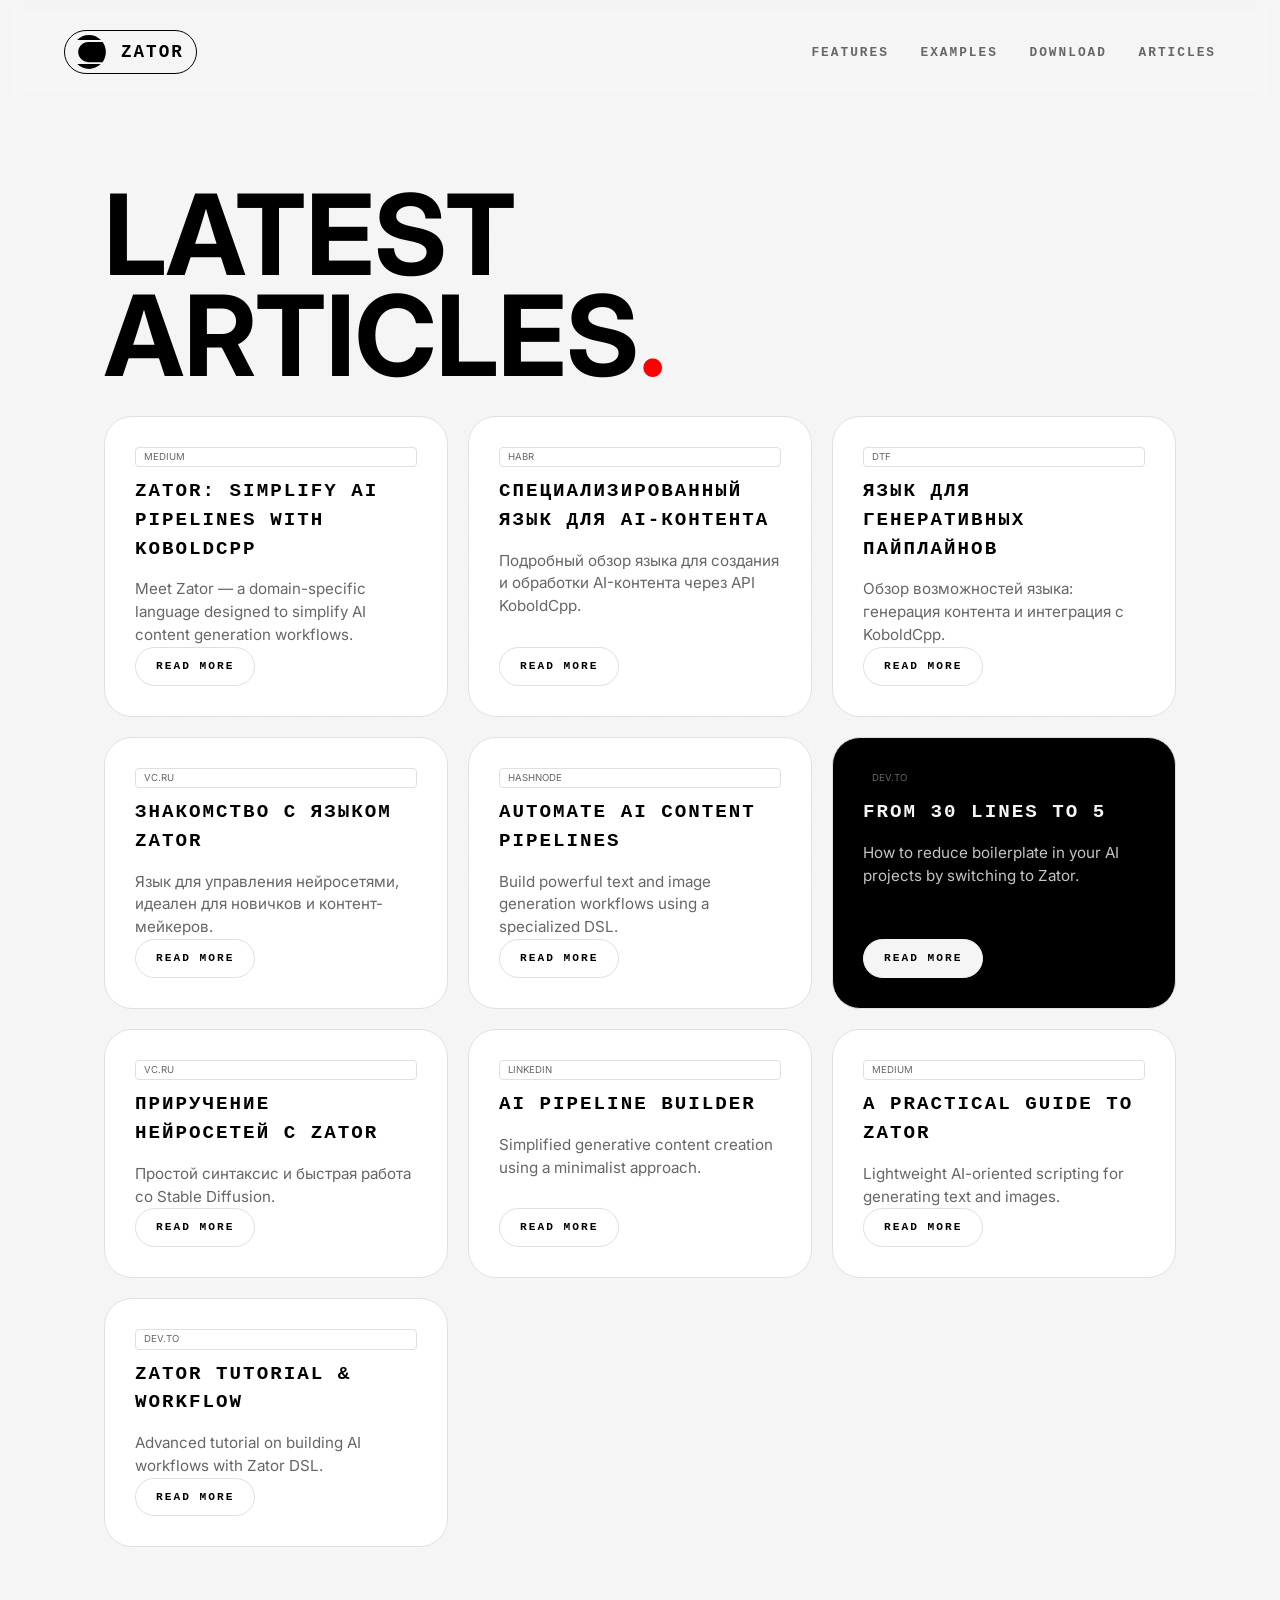
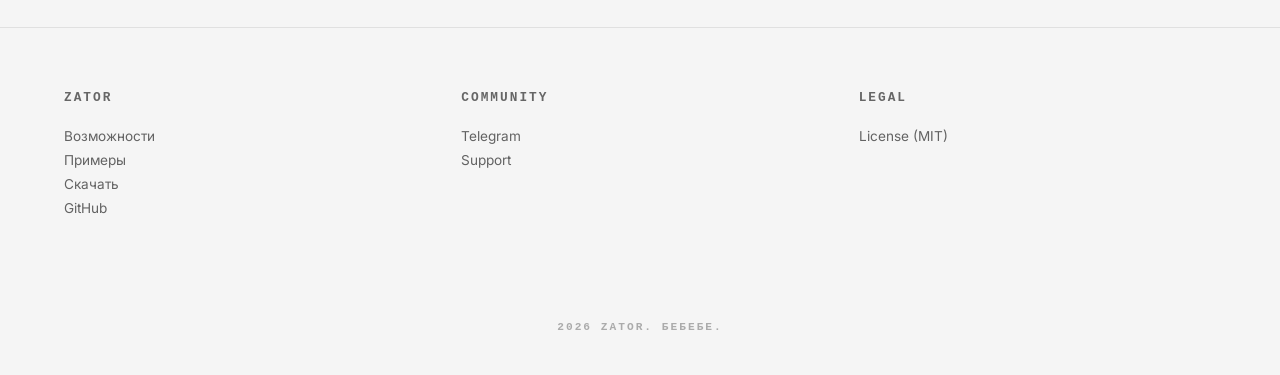
<file: articles.html>
<!DOCTYPE html>
<html lang="ru">
<head>
	<meta charset="UTF-8" />
	<meta name="viewport" content="width=device-width, initial-scale=1.0" />
	<link href="images/icon-black.svg" rel="icon">
	<title>Zator — Articles</title>
    
    <link rel="stylesheet" href="style.css">
    <link rel="preconnect" href="https://fonts.googleapis.com">
    <link rel="preconnect" href="https://fonts.gstatic.com" crossorigin>
    <link href="https://fonts.googleapis.com/css2?family=Noto+Emoji:wght@300..700&display=swap" rel="stylesheet">
    <link href="https://fonts.googleapis.com/css2?family=Inter:wght@300;400;700&family=JetBrains+Mono:wght@400;700&display=swap" rel="stylesheet">
</head>
<body>

    <div class="grid-bg"></div>

    <header>
        <div class="logo-box ndot">
			<div class="logo-icon"></div>
			ZATOR
		</div>
        <nav class="ndot">
            <a href="/#features">Features</a>
            <a href="/#examples">Examples</a>
			<a href="/#download">Download</a>
            <a href="/#articles">Articles</a>
        </nav>
    </header>

    <main>
        <section id="articles">
            <h1 class="section-title">LATEST<br>ARTICLES<span style="color: var(--accent-red);">.</span></h1>
            
            <div class="grid-layout">
                <!-- Статьи перенесены из articles.html -->
                <article class="card">
                    <span class="platform-tag">Medium</span>
                    <h3 class="ndot">Zator: Simplify AI Pipelines with KoboldCpp</h3>
                    <p>Meet Zator — a domain-specific language designed to simplify AI content generation workflows.</p>
                    <a href="https://medium.com/@4ds-dev/zator-simplify-ai-pipelines-with-koboldcpp-05eae07cb1e8" class="btn-outline ndot">Read More</a>
                </article>

                <article class="card">
                    <span class="platform-tag">Habr</span>
                    <h3 class="ndot">Специализированный язык для AI-контента</h3>
                    <p>Подробный обзор языка для создания и обработки AI-контента через API KoboldCpp.</p>
                    <a href="https://habr.com/ru/articles/1002076/" class="btn-outline ndot">Read More</a>
                </article>

                <article class="card">
                    <span class="platform-tag">DTF</span>
                    <h3 class="ndot">Язык для генеративных пайплайнов</h3>
                    <p>Обзор возможностей языка: генерация контента и интеграция с KoboldCpp.</p>
                    <a href="https://dtf.ru/software/4788318-zator-yazyk-dlya-generativnykh-ai-pajplainov" class="btn-outline ndot">Read More</a>
                </article>

                <article class="card">
                    <span class="platform-tag">VC.ru</span>
                    <h3 class="ndot">Знакомство с языком Zator</h3>
                    <p>Язык для управления нейросетями, идеален для новичков и контент-мейкеров.</p>
                    <a href="https://vc.ru/dev/2746807-priruchaem-neirosseti-s-zator" class="btn-outline ndot">Read More</a>
                </article>

                <article class="card">
                    <span class="platform-tag">Hashnode</span>
                    <h3 class="ndot">Automate AI Content Pipelines</h3>
                    <p>Build powerful text and image generation workflows using a specialized DSL.</p>
                    <a href="https://zator.hashnode.dev/zator-tutorial-automate-ai-content-pipelines-with-a-specialized-dsl" class="btn-outline ndot">Read More</a>
                </article>

                <article class="card" style="background: var(--text); color: var(--bg);">
                    <span class="platform-tag" style="border-color: rgba(0,0,0,0.2);">Dev.to</span>
                    <h3 class="ndot" style="color: var(--bg);">From 30 Lines to 5</h3>
                    <p style="color: var(--bg); opacity: 0.8;">How to reduce boilerplate in your AI projects by switching to Zator.</p>
                    <a href="https://dev.to/4ds-dev/from-30-lines-of-python-to-5-lines-of-zator-building-ai-pipelines-the-simple-way-81a" class="btn-outline ndot" style="background: var(--bg); color: var(--text); border-color: var(--bg);">Read More</a>
                </article>

                <article class="card">
                    <span class="platform-tag">VC.ru</span>
                    <h3 class="ndot">Приручение нейросетей с Zator</h3>
                    <p>Простой синтаксис и быстрая работа со Stable Diffusion.</p>
                    <a href="https://vc.ru/dev/2741526-prirucheniye-neyrosetey-s-pomoshchyu-yazyka-zator" class="btn-outline ndot">Read More</a>
                </article>

                <article class="card">
                    <span class="platform-tag">Linkedin</span>
                    <h3 class="ndot">AI Pipeline Builder</h3>
                    <p>Simplified generative content creation using a minimalist approach.</p>
                    <a href="https://www.linkedin.com/posts/gyaansetu-ai_..." class="btn-outline ndot">Read More</a>
                </article>

                <article class="card">
                    <span class="platform-tag">Medium</span>
                    <h3 class="ndot">A Practical Guide to Zator</h3>
                    <p>Lightweight AI-oriented scripting for generating text and images.</p>
                    <a href="https://medium.com/@4ds-dev/zator-a-practical-guide..." class="btn-outline ndot">Read More</a>
                </article>

                <article class="card">
                    <span class="platform-tag">Dev.to</span>
                    <h3 class="ndot">Zator Tutorial & Workflow</h3>
                    <p>Advanced tutorial on building AI workflows with Zator DSL.</p>
                    <a href="https://medium.com/@4ds-dev/zator-a-practical-guide..." class="btn-outline ndot">Read More</a>
                </article>
            </div>
        </section>
    </main>

    <!-- Footer -->
    <footer>
        <div>
			<h5 class="ndot">Zator</h5>
			<ul>
				<li><a href="/#features">Возможности</a></li>
				<li><a href="/#examples">Примеры</a></li>
				<li><a href="/#download">Скачать</a></li>
				<li><a href="https://github.com/4ds-dev/zator">GitHub</a></li>
			</ul>
		</div>
        <div>
            <h5 class="ndot">Community</h5>
            <ul>
                <li><a href="https://t.me/test4ds">Telegram</a></li>
                <li><a href="mailto:4ds.dev@gmail.com">Support</a></li>
            </ul>
        </div>
        <div>
            <h5 class="ndot">Legal</h5>
            <ul>
                <li><a href="https://github.com/4ds-dev/zator?tab=MIT-1-ov-file">License (MIT)</a></li>
            </ul>
        </div>
    </footer>

    <div class="footer-bottom ndot">
        2026 Zator. Бебебе. 
    </div>

    <script>
        // Анимация из /.
        const observer = new IntersectionObserver((entries) => {
            entries.forEach(entry => {
                if (entry.isIntersecting) {
                    entry.target.style.opacity = '1';
                    entry.target.style.transform = 'translateY(0)';
                }
            });
        }, { threshold: 0.1 });

        document.querySelectorAll('.card, .section-title').forEach(el => {
            el.style.opacity = '0';
            el.style.transform = 'translateY(20px)';
            el.style.transition = 'all 0.6s ease-out';
            observer.observe(el);
        });
    </script>
</body>
</html>
</file>
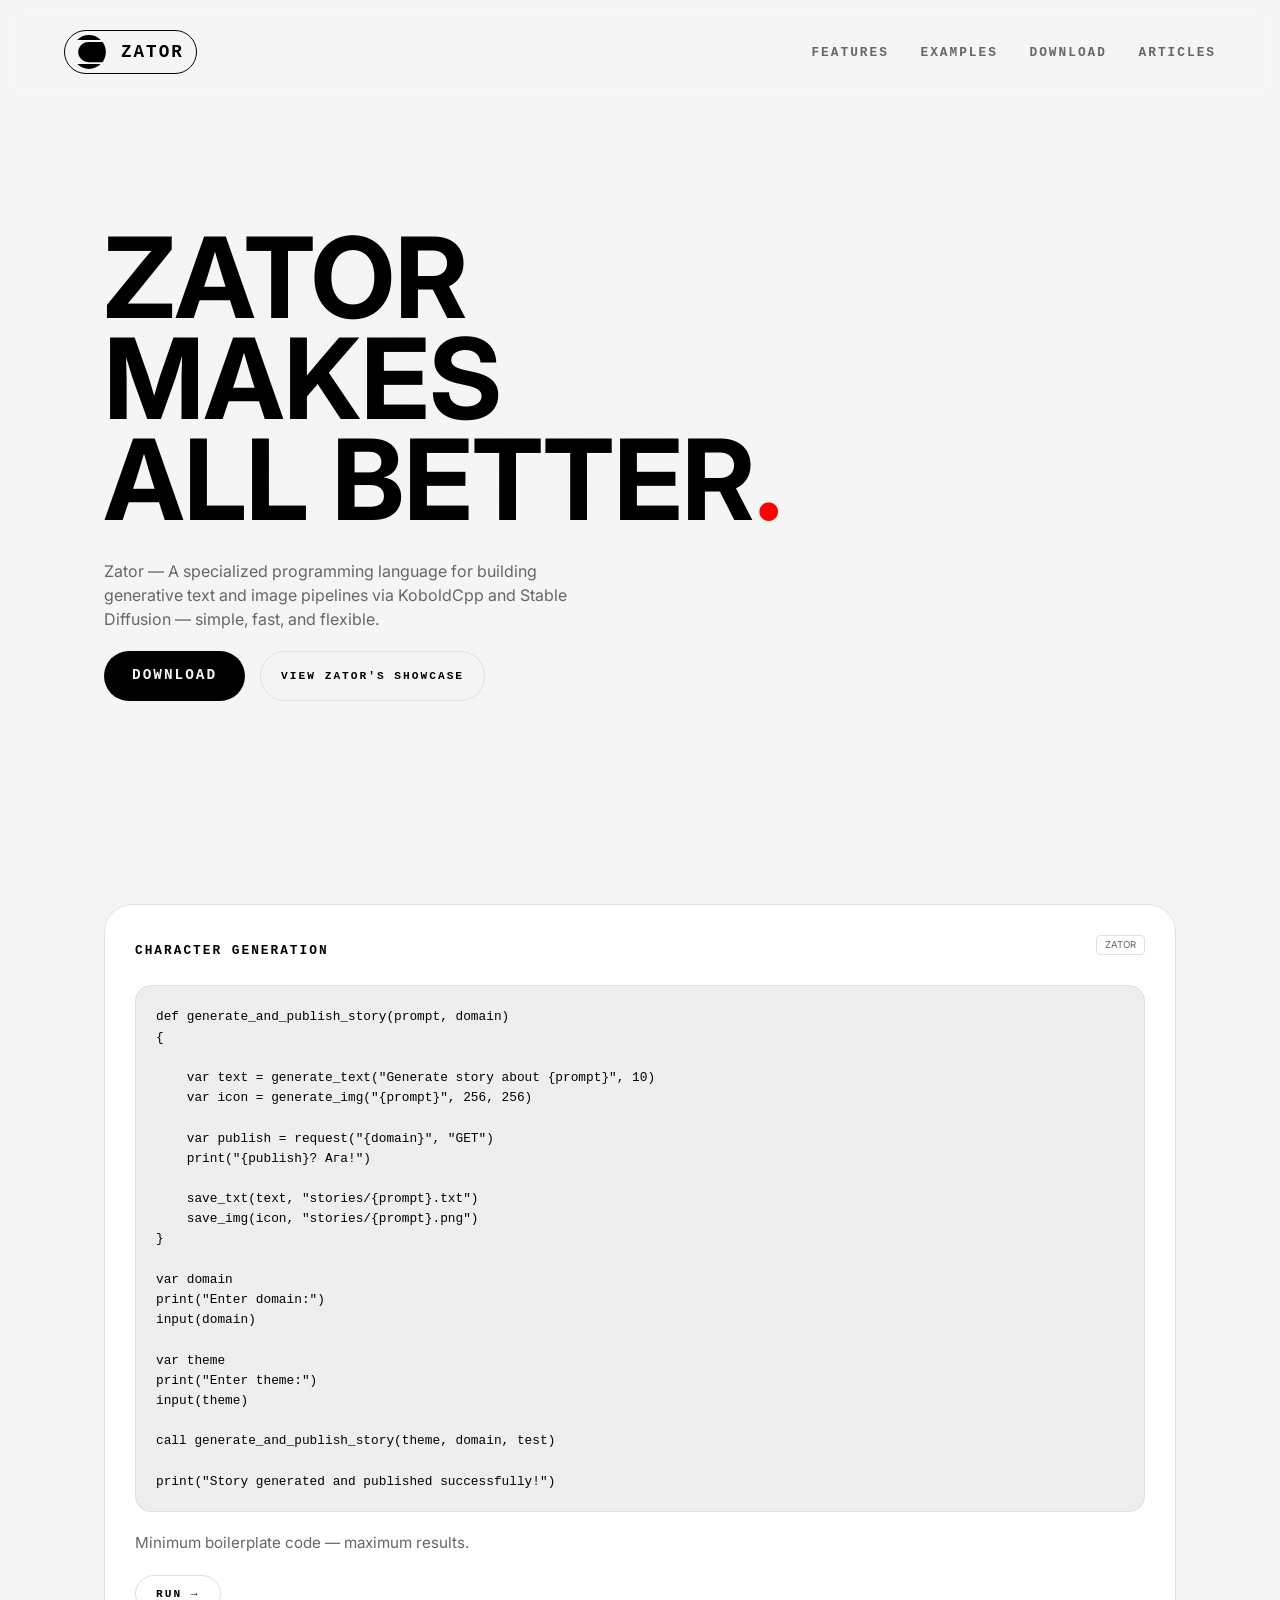
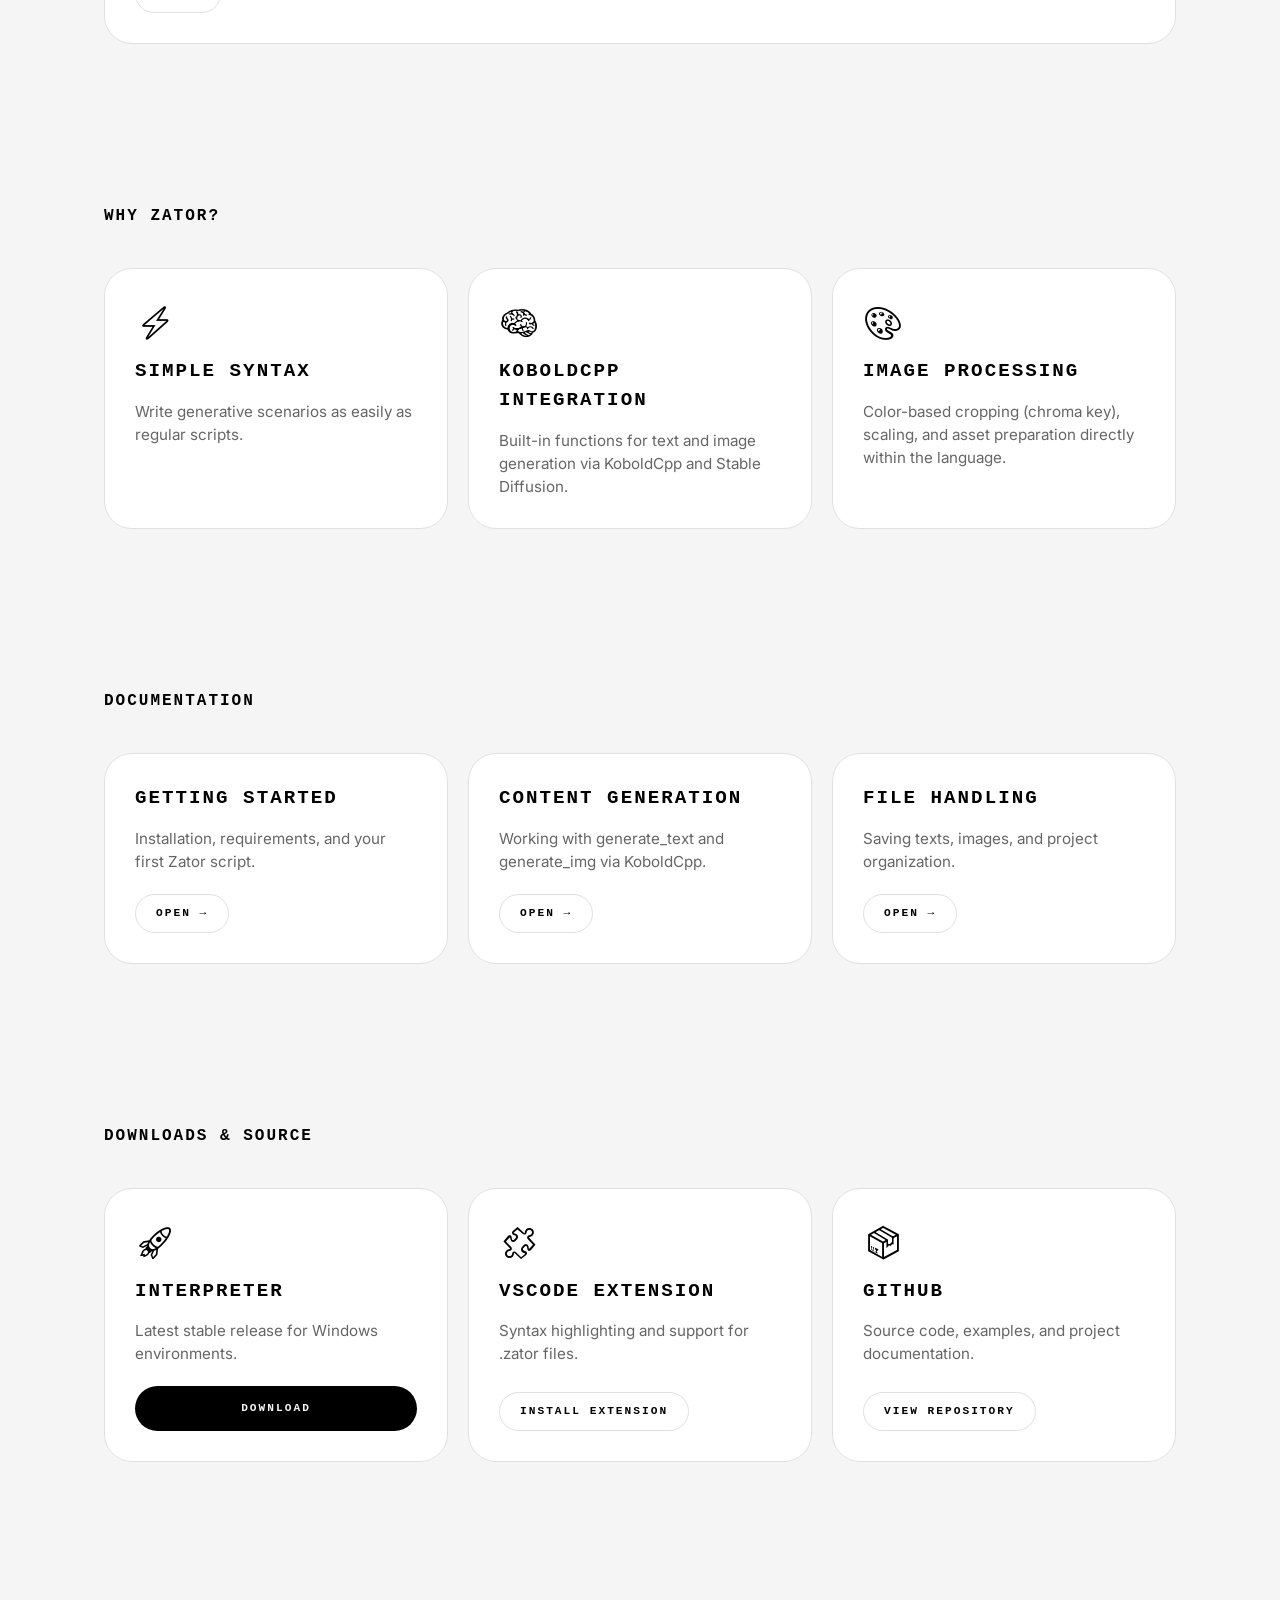
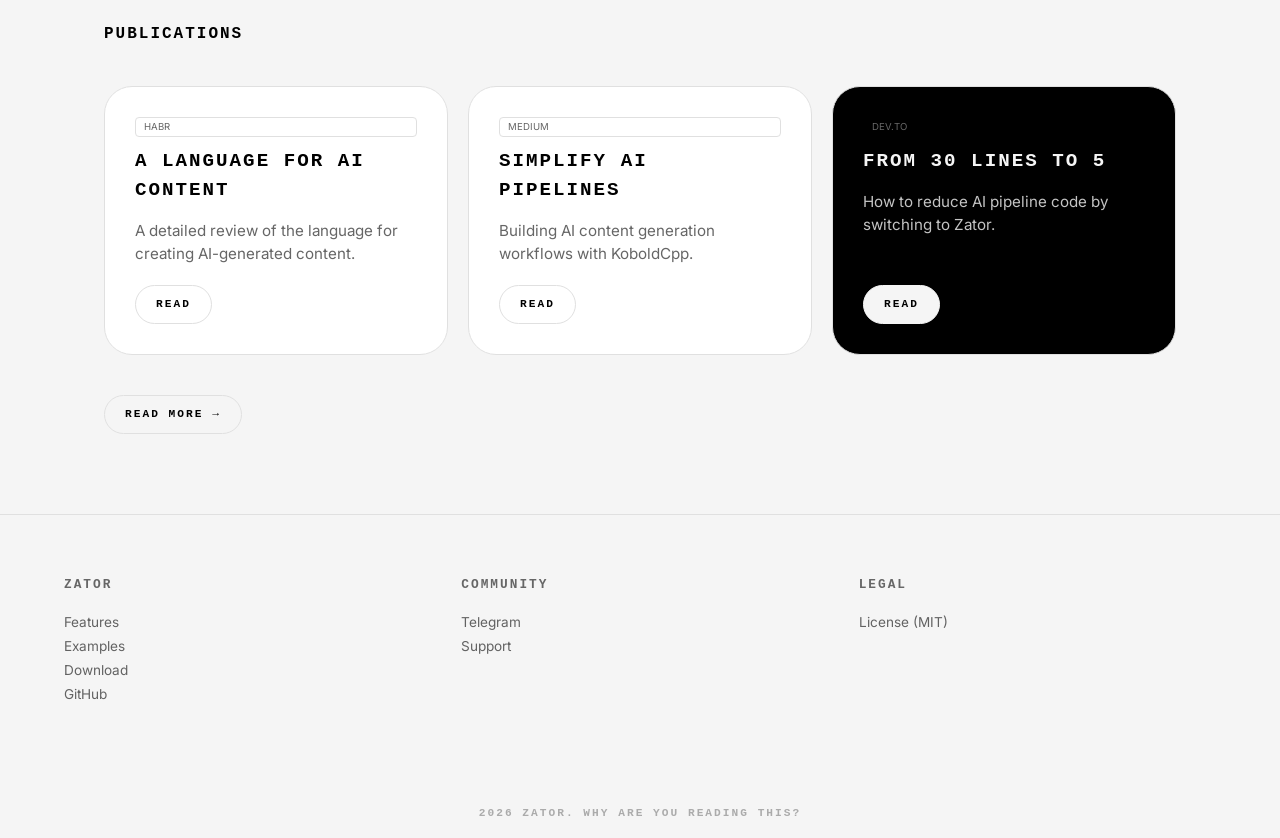
<file: en.html>
<!DOCTYPE html>
<html lang="en">
<head>
	<meta charset="UTF-8" />
	<meta name="viewport" content="width=device-width, initial-scale=1.0" />
	<link href="images/icon-black.svg" rel="icon">
	<title>Zator</title>
	
	<link rel="stylesheet" href="style.css">
    <link rel="preconnect" href="https://fonts.googleapis.com">
    <link rel="preconnect" href="https://fonts.gstatic.com" crossorigin>
	<link href="https://fonts.googleapis.com/css2?family=Noto+Emoji:wght@300..700&display=swap" rel="stylesheet">
    <link href="https://fonts.googleapis.com/css2?family=Inter:wght@300;400;700&family=JetBrains+Mono:wght@400;700&display=swap" rel="stylesheet">
</head>
<body>

    <div class="grid-bg"></div>

    <header>
        <div class="logo-box ndot">
			<div class="logo-icon"></div>
			ZATOR
		</div>
        <nav class="ndot">
            <a href="#features">Features</a>
            <a href="#examples">Examples</a>
			<a href="#download">Download</a>
            <a href="#articles">Articles</a>
        </nav>
    </header>

    <main>
	<div>
        <section class="hero">
            <h1>ZATOR<br>MAKES<br>ALL BETTER<span style="color: var(--accent-red);">.</span></h1>
            <p style="max-width: 500px; color: var(--text-soft);">
                Zator — A specialized programming language for building generative text and image pipelines via KoboldCpp and Stable Diffusion — simple, fast, and flexible.
            </p>
            <div style="display: flex; gap: 15px; flex-wrap: wrap;">
                <a href="#download" class="btn btn-black ndot">Download</a>
                <a href="/story" class="btn btn-outline ndot">View Zator's showcase</a>
            </div>
        </section>
	
        <section id="examples">
            <div class="card" style="width: 100%;">
                <div style="display: flex; justify-content: space-between; align-items: center;">
                    <span class="ndot" style="font-size: 0.8rem;">Character Generation</span>
                    <span class="tag">Zator</span>
                </div>
                <pre><code>def generate_and_publish_story(prompt, domain)
{

    var text = generate_text("Generate story about {prompt}", 10)
    var icon = generate_img("{prompt}", 256, 256)

    var publish = request("{domain}", "GET")
    print("{publish}? Ага!")

    save_txt(text, "stories/{prompt}.txt")
    save_img(icon, "stories/{prompt}.png")
}

var domain
print("Enter domain:")
input(domain)

var theme
print("Enter theme:")
input(theme)

call generate_and_publish_story(theme, domain, test)

print("Story generated and published successfully!")</code></pre>
                <p>Minimum boilerplate code — maximum results.</p>
			<a href="/interpreter" class="btn btn-outline ndot" style="font-size: 0.7rem;">Run →</a>
            </div>
        </section>

        <section id="features">
            <h2 class="ndot" style="margin-bottom: 40px; font-size: 1rem;">Why Zator?</h2>
            <div class="grid-layout">
                <div class="card">
                    <span class="emoji">⚡</span>
                    <h3 class="ndot">Simple Syntax</h3>
                    <p>Write generative scenarios as easily as regular scripts.</p>
                </div>
                <div class="card">
                    <span class="emoji">🧠</span>
                    <h3 class="ndot">KoboldCpp Integration</h3>
                    <p>Built-in functions for text and image generation via KoboldCpp and Stable Diffusion.</p>
                </div>
                <div class="card">
                    <span class="emoji">🎨</span>
                    <h3 class="ndot">Image Processing</h3>
                    <p>Color-based cropping (chroma key), scaling, and asset preparation directly within the language.</p>
                </div>
            </div>
        </section>

        <section id="docs">
            <h2 class="ndot" style="margin-bottom: 40px; font-size: 1rem;">Documentation</h2>
            <div class="grid-layout">
                <div class="card">
                    <h3 class="ndot">Getting Started</h3>
                    <p>Installation, requirements, and your first Zator script.</p>
                    <a href="https://github.com/4ds-dev/zator/blob/main/README.md#2" class="btn btn-outline ndot" style="font-size: 0.7rem;">Open →</a>
                </div>
                <div class="card">
                    <h3 class="ndot">Content Generation</h3>
                    <p>Working with generate_text and generate_img via KoboldCpp.</p>
                    <a href="https://github.com/4ds-dev/zator/blob/main/README.md#4" class="btn btn-outline ndot" style="font-size: 0.7rem;">Open →</a>
                </div>
                <div class="card">
                    <h3 class="ndot">File Handling</h3>
                    <p>Saving texts, images, and project organization.</p>
                    <a href="https://github.com/4ds-dev/zator/blob/main/README.md#6" class="btn btn-outline ndot" style="font-size: 0.7rem;">Open →</a>
                </div>
            </div>
        </section>
		
		<section id="download">
			<h2 class="ndot" style="margin-bottom: 40px; font-size: 1rem;">Downloads & Source</h2>
			<div class="grid-layout">
				<div class="card">
					<span class="emoji">🚀</span>
					<h3 class="ndot">Interpreter</h3>
					<p>Latest stable release for Windows environments.</p>
					<a href="https://github.com/4ds-dev/zator/releases/latest/" class="btn btn-black ndot" style="font-size: 0.7rem;">Download</a>
				</div>
				<div class="card">
					<span class="emoji">🧩</span>
					<h3 class="ndot">VSCode Extension</h3>
					<p>Syntax highlighting and support for .zator files.</p>
					<a href="https://marketplace.visualstudio.com/items?itemName=4ds.zator-vscode" target="_blank" class="btn btn-outline ndot" style="font-size: 0.7rem;">Install Extension</a>
				</div>
				<div class="card">
					<span class="emoji">📦</span>
					<h3 class="ndot">GitHub</h3>
					<p>Source code, examples, and project documentation.</p>
					<a href="https://github.com/4ds-dev/zator" target="_blank" class="btn btn-outline ndot" style="font-size: 0.7rem;">View Repository</a>
				</div>
			</div>
		</section>

        <section id="articles">
            <h2 class="ndot" style="margin-bottom: 40px; font-size: 1rem;">Publications</h2>
            <div class="grid-layout">
                <div class="card">
                    <span class="platform-tag">Habr</span>
                    <h3 class="ndot">A Language for AI Content</h3>
                    <p>A detailed review of the language for creating AI-generated content.</p>
                    <a href="https://habr.com/ru/articles/1002076/" class="btn btn-outline ndot" style="font-size: 0.7rem;">Read</a>
                </div>
                <div class="card">
                    <span class="platform-tag">Medium</span>
                    <h3 class="ndot">Simplify AI Pipelines</h3>
                    <p>Building AI content generation workflows with KoboldCpp.</p>
                    <a href="#" class="btn btn-outline ndot" style="font-size: 0.7rem;">Read</a>
                </div>
                <article class="card" style="background: var(--text); color: var(--bg);">
                    <span class="platform-tag" style="border-color: rgba(0,0,0,0.2);">Dev.to</span>
                    <h3 class="ndot" style="color: var(--bg);">From 30 Lines to 5</h3>
                    <p style="color: var(--bg); opacity: 0.8;">How to reduce AI pipeline code by switching to Zator.</p>
                    <a href="https://dev.to/4ds-dev/from-30-lines-of-python-to-5-lines-of-zator-building-ai-pipelines-the-simple-way-81a" class="btn-outline ndot" style="background: var(--bg); color: var(--text); border-color: var(--bg);">Read</a>
                </article>
				<a href="/articles" class="btn btn-outline ndot" style="font-size: 0.7rem;">Read more →</a>
            </div>
        </section>
    </main>

    <footer>
        <div>
			<h5 class="ndot">Zator</h5>
			<ul>
				<li><a href="/#features">Features</a></li>
				<li><a href="/#examples">Examples</a></li>
				<li><a href="#download">Download</a></li>
				<li><a href="https://github.com/4ds-dev/zator">GitHub</a></li>
			</ul>
		</div>
        <div>
            <h5 class="ndot">Community</h5>
            <ul>
                <li><a href="https://t.me/test4ds">Telegram</a></li>
                <li><a href="mailto:4ds.dev@gmail.com">Support</a></li>
            </ul>
        </div>
        <div>
            <h5 class="ndot">Legal</h5>
            <ul>
                <li><a href="https://github.com/4ds-dev/zator?tab=MIT-1-ov-file">License (MIT)</a></li>
            </ul>
        </div>
    </footer>

    <div class="footer-bottom ndot">
        2026 Zator. Why are you reading this?
    </div>

    <script>
        const observer = new IntersectionObserver((entries) => {
            entries.forEach(entry => {
                if (entry.isIntersecting) {
                    entry.target.style.opacity = '1';
                    entry.target.style.transform = 'translateY(0)';
                }
            });
        }, { threshold: 0.1 });

        document.querySelectorAll('.card, section h2').forEach(el => {
            el.style.opacity = '0';
            el.style.transform = 'translateY(20px)';
            el.style.transition = 'all 0.6s ease-out';
            observer.observe(el);
        });
    </script>
</body>
</html>
</file>
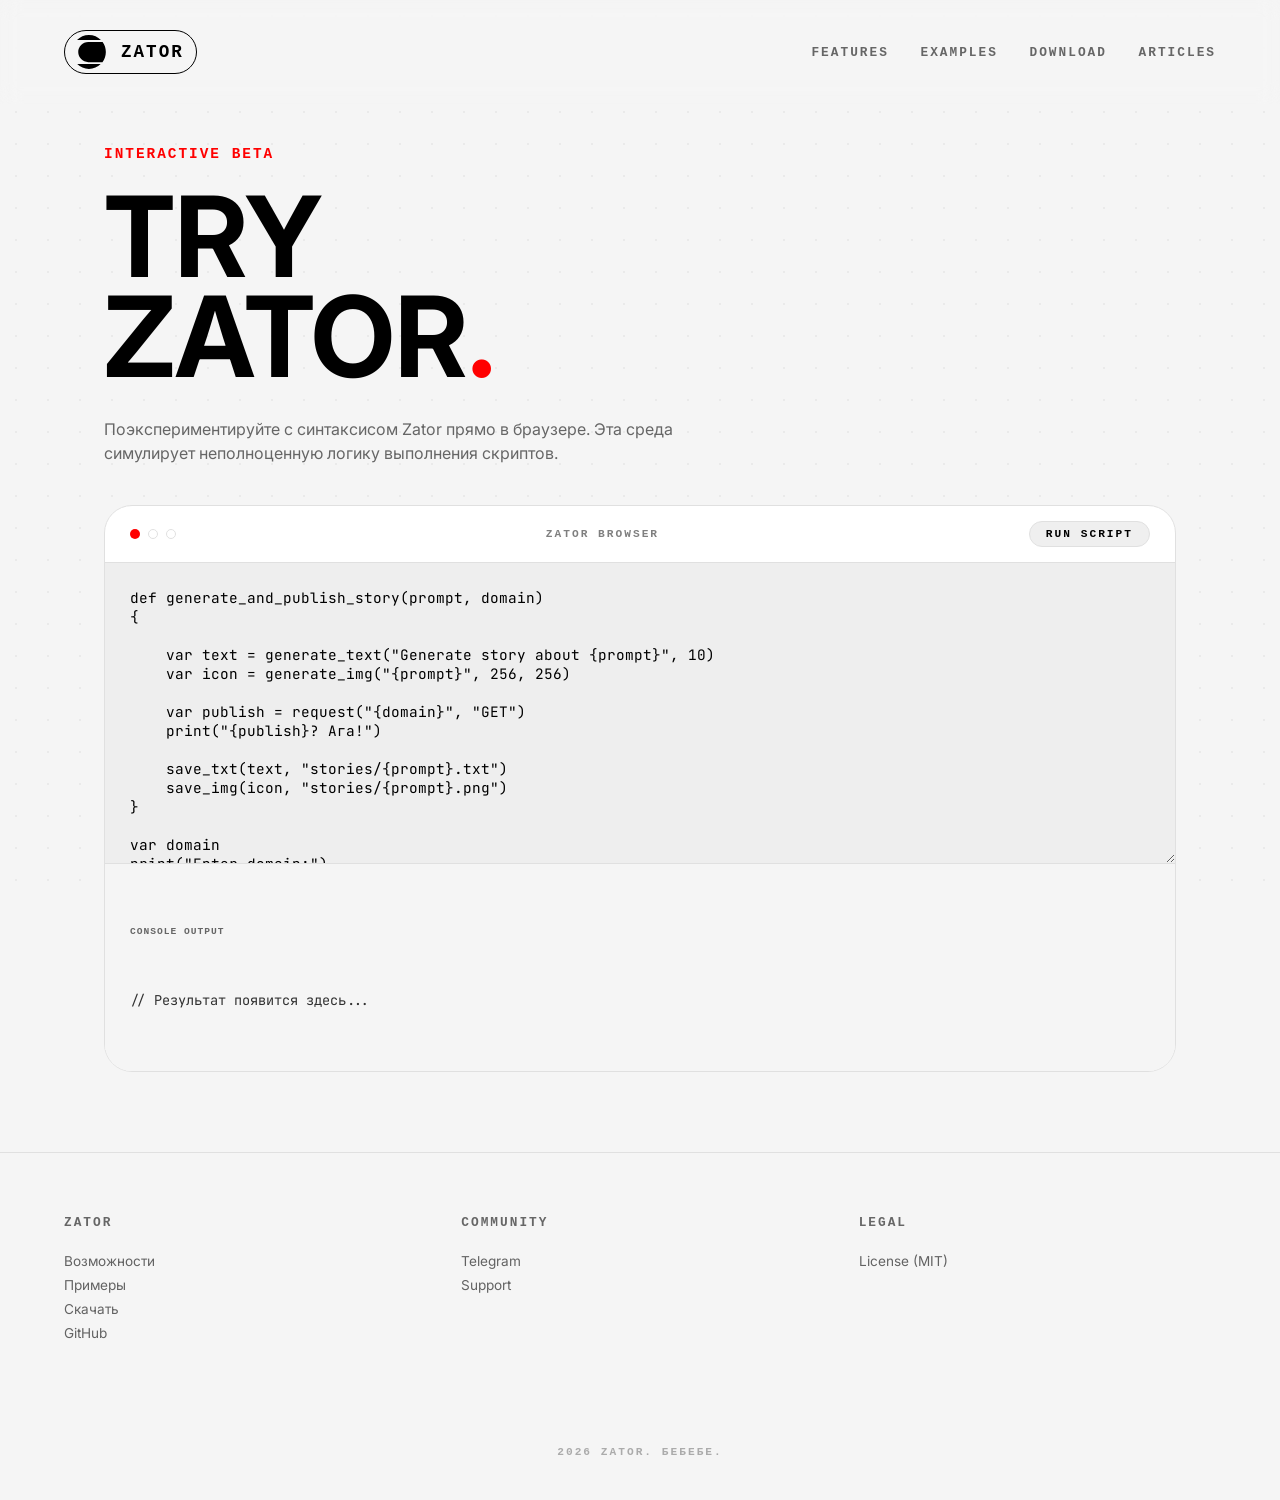
<file: interpreter.html>
<!DOCTYPE html>
<html lang="ru">
<head>
    <meta charset="UTF-8" />
    <meta name="viewport" content="width=device-width, initial-scale=1.0" />
    <link href="images/icon-black.svg" rel="icon">
    <title>Zator — Playground</title>
    
    <link rel="stylesheet" href="style.css">
    <link rel="preconnect" href="https://fonts.googleapis.com">
    <link rel="preconnect" href="https://fonts.gstatic.com" crossorigin>
    <link href="https://fonts.googleapis.com/css2?family=Inter:wght@300;400;700&family=JetBrains+Mono:wght@400;700&display=swap" rel="stylesheet">
    
    <style>
        /* Дополнительные стили для интеграции редактора */
        .editor-container {
            margin-top: 40px;
            background: var(--card-bg);
            border: 1px solid var(--border);
            border-radius: 28px;
            overflow: hidden;
            transition: border-color 0.3s;
        }
        .editor-container:focus-within {
            border-color: var(--text-soft);
        }
        .editor-header {
            padding: 15px 25px;
            border-bottom: 1px solid var(--border);
            display: flex;
            justify-content: space-between;
            align-items: center;
            background: rgba(255,255,255,0.02);
        }
        .code-editor {
            width: 100%;
            height: 300px;
            background: var(--code-bg);
            color: var(--text);
            border: none;
            padding: 25px;
            font-family: 'JetBrains Mono', monospace;
            font-size: 0.9rem;
            outline: none;
            resize: vertical;
            display: block;
        }
        .output-panel {
            background: var(--bg);
            border-top: 1px solid var(--border);
            padding: 20px 25px;
            min-height: 100px;
            font-family: 'JetBrains Mono', monospace;
            font-size: 0.85rem;
            color: var(--text);
            white-space: pre-wrap;
        }
        .output-label {
            font-size: 0.6rem;
            color: var(--text-soft);
            margin-bottom: 10px;
            display: block;
            text-transform: uppercase;
            letter-spacing: 1px;
        }
        .dot-group { display: flex; gap: 8px; }
        .dot { width: 10px; height: 10px; border-radius: 50%; border: 1px solid var(--border); }
    </style>
</head>
<body>

    <div class="grid-bg"></div>

    <header>
        <div class="logo-box ndot">
			<div class="logo-icon"></div>
			ZATOR
		</div>
        <nav class="ndot">
            <a href="/#features">Features</a>
            <a href="/#examples">Examples</a>
			<a href="/#download">Download</a>
            <a href="/#articles">Articles</a>
        </nav>
    </header>

    <main>
        <section class="hero" style="min-height: auto; padding-top: 40px;">
            <p class="hero-badge ndot">Interactive Beta</p>
            <h1 class="section-title" style="opacity: 1; transform: translateY(0px); transition: 0.6s ease-out;">TRY<br>ZATOR<span style="color: var(--accent-red);">.</span></h1>
            <p style="max-width: 600px; color: var(--text-soft);">
                Поэкспериментируйте с синтаксисом Zator прямо в браузере. Эта среда симулирует неполноценную логику выполнения скриптов.
            </p>

            <div class="editor-container">
                <div class="editor-header">
                    <div class="dot-group">
                        <div class="dot" style="background: var(--accent-red); border: none;"></div>
                        <div class="dot"></div>
                        <div class="dot"></div>
                    </div>
                    <span class="ndot" style="font-size: 0.7rem; opacity: 0.5;">zator browser</span>
                    <button onclick="runZator()" class="btn-outline ndot" style="margin: 0; padding: 6px 16px;">Run Script</button>
                </div>

                <textarea id="zator-code" class="code-editor" spellcheck="false">def generate_and_publish_story(prompt, domain)
{

    var text = generate_text("Generate story about {prompt}", 10)
    var icon = generate_img("{prompt}", 256, 256)

    var publish = request("{domain}", "GET")
    print("{publish}? Ага!")

    save_txt(text, "stories/{prompt}.txt")
    save_img(icon, "stories/{prompt}.png")
}

var domain
print("Enter domain:")
input(domain)

var theme
print("Enter theme:")
input(theme)

call generate_and_publish_story(theme, domain, test)

print("Story generated and published successfully!")</textarea>
                
                <div class="output-panel">
                    <span class="output-label ndot">Console Output</span>
                    <div id="zator-output" style="opacity: 0.8;">// Результат появится здесь...</div>
                </div>
            </div>
        </section>
    </main>

    <!-- Footer -->
    <footer>
        <div>
			<h5 class="ndot">Zator</h5>
			<ul>
				<li><a href="/#features">Возможности</a></li>
				<li><a href="/#examples">Примеры</a></li>
				<li><a href="/#download">Скачать</a></li>
				<li><a href="https://github.com/4ds-dev/zator">GitHub</a></li>
			</ul>
		</div>
        <div>
            <h5 class="ndot">Community</h5>
            <ul>
                <li><a href="https://t.me/test4ds">Telegram</a></li>
                <li><a href="mailto:4ds.dev@gmail.com">Support</a></li>
            </ul>
        </div>
        <div>
            <h5 class="ndot">Legal</h5>
            <ul>
                <li><a href="https://github.com/4ds-dev/zator?tab=MIT-1-ov-file">License (MIT)</a></li>
            </ul>
        </div>
    </footer>

    <div class="footer-bottom ndot">
        2026 Zator. Бебебе. 
    </div>

    <script>
		function runZator() {
			const code = document.getElementById("zator-code").value;
			const z = new ZatorInterpreter();
			const result = z.run(code);
			document.getElementById("zator-output").textContent = result;
		}
	</script>

	<script>
		document.addEventListener("DOMContentLoaded", () => {
			// Создаем и внедряем попап для эндпоинтов
			const dotGroup = document.querySelector(".dot-group");
			if (dotGroup) {
				dotGroup.style.cursor = "pointer";

				const panel = document.createElement("div");
				panel.id = "endpoint-settings";
				panel.style.display = "none";
				panel.style.position = "absolute";
				panel.style.top = "100%";
				panel.style.left = "20px";
				panel.style.marginTop = "10px";
				panel.style.background = "var(--card-bg, #1a1a1a)";
				panel.style.border = "1px solid var(--border, #333)";
				panel.style.padding = "15px";
				panel.style.borderRadius = "12px";
				panel.style.zIndex = "100";
				panel.style.boxShadow = "0 10px 30px rgba(0,0,0,0.5)";
				panel.innerHTML = `
					<div style="margin-bottom: 12px;">
						<label style="font-family: 'Inter', sans-serif; font-size: 0.7rem; color: #888; display: block; margin-bottom: 5px;">TEXT ENDPOINT</label>
						<input type="text" id="text-endpoint" value="https://api.openai.com/v1/completions" style="width: 250px; padding: 8px; background: var(--code-bg, #0d0d0d); border: 1px solid var(--border, #333); color: var(--text, #fff); border-radius: 6px; font-family: 'JetBrains Mono', monospace; outline: none;">
					</div>
					<div>
						<label style="font-family: 'Inter', sans-serif; font-size: 0.7rem; color: #888; display: block; margin-bottom: 5px;">IMAGE ENDPOINT</label>
						<input type="text" id="image-endpoint" value="https://api.openai.com/v1/images/generations" style="width: 250px; padding: 8px; background: var(--code-bg, #0d0d0d); border: 1px solid var(--border, #333); color: var(--text, #fff); border-radius: 6px; font-family: 'JetBrains Mono', monospace; outline: none;">
					</div>
				`;
				
				const header = document.querySelector(".editor-header");
				if (header) {
					header.style.position = "relative";
					header.appendChild(panel);
				}

				dotGroup.addEventListener("click", () => {
					panel.style.display = panel.style.display === "none" ? "block" : "none";
				});
			}
		});

		// Функция запуска теперь асинхронная
		async function runZator() {
			const code = document.getElementById("zator-code").value;
			const outputDiv = document.getElementById("zator-output");
			
			// Очищаем консоль перед запуском
			outputDiv.innerHTML = ""; 
			
			const z = new ZatorInterpreter();
			
			// Забираем эндпоинты в контекст интерпретатора
			const textEndpoint = document.getElementById("text-endpoint")?.value || "";
			const imageEndpoint = document.getElementById("image-endpoint")?.value || "";
			z.vars["SYS_TEXT_ENDPOINT"] = textEndpoint;
			z.vars["SYS_IMAGE_ENDPOINT"] = imageEndpoint;

			await z.run(code);
		}

		class ZatorInterpreter {
			constructor() {
				this.vars = {};
				this.functions = {};
			}

			// Прямой вывод в консоль
			printToConsole(text) {
				const outDiv = document.getElementById("zator-output");
				outDiv.appendChild(document.createTextNode(text + "\n"));
			}

			// Асинхронное ожидание ввода из DOM-консоли
			async requestConsoleInput() {
				return new Promise((resolve) => {
					const outputDiv = document.getElementById("zator-output");
					
					const inputWrapper = document.createElement("div");
					inputWrapper.style.display = "flex";
					inputWrapper.style.alignItems = "center";
					inputWrapper.style.marginTop = "2px";
					inputWrapper.style.marginBottom = "2px";
					
					const promptMarker = document.createElement("span");
					promptMarker.textContent = "> ";
					promptMarker.style.color = "var(--accent-red, #ff3333)";
					promptMarker.style.marginRight = "8px";

					const inputField = document.createElement("input");
					inputField.type = "text";
					inputField.style.flex = "1";
					inputField.style.background = "transparent";
					inputField.style.border = "none";
					inputField.style.borderBottom = "1px solid var(--border, #333)";
					inputField.style.color = "var(--text, #fff)";
					inputField.style.fontFamily = "'JetBrains Mono', monospace";
					inputField.style.fontSize = "inherit";
					inputField.style.outline = "none";

					inputWrapper.appendChild(promptMarker);
					inputWrapper.appendChild(inputField);
					outputDiv.appendChild(inputWrapper);
					
					inputField.focus();

					// Ждем нажатия Enter
					inputField.addEventListener("keydown", (e) => {
						if (e.key === "Enter") {
							const value = inputField.value;
							// Заменяем инпут на текст, чтобы он остался в истории консоли
							inputWrapper.replaceWith(document.createTextNode("> " + value + "\n"));
							resolve(value);
						}
					});
				});
			}

			async run(code) {
				const lines = code.split("\n").map(l => l.trim());
				let inFunc = false;
				let currentFunc = null;
				let funcBody = [];
				let funcArgs = [];
				let executableLines = [];

				for (let i = 0; i < lines.length; i++) {
					let line = lines[i];
					if (!line) continue;

					if (line.startsWith("def ")) {
						const match = line.match(/def\s+(\w+)\((.*?)\)/);
						if (match) {
							currentFunc = match[1];
							funcArgs = match[2].split(",").map(s => s.trim()).filter(Boolean);
							inFunc = true;
							continue;
						}
					}

					if (inFunc) {
						if (line === "{") continue;
						if (line === "}") {
							this.functions[currentFunc] = { args: funcArgs, body: funcBody };
							inFunc = false;
							currentFunc = null;
							funcBody = [];
							continue;
						}
						funcBody.push(line);
					} else {
						executableLines.push(line);
					}
				}

				await this.executeLines(executableLines);
			}

			async executeLines(lines) {
				for (let line of lines) {
					if (line.startsWith("@")) {
						const match = line.match(/@(\w+)\s*=\s*(.+)/);
						if (match) this.vars[match[1]] = this.evalExpr(match[2]);
					}
					else if (line.startsWith("var ")) {
						const match = line.match(/var\s+(\w+)(?:\s*=\s*(.+))?/);
						if (match) {
							const name = match[1];
							const expr = match[2];
							this.vars[name] = expr ? this.evalExpr(expr) : "";
						}
					}
					else if (line.startsWith("print") || line.startsWith("prunt")) {
						const match = line.match(/(?:print|prunt)\((.*)\)/);
						if (match) {
							this.printToConsole(this.render(this.evalExpr(match[1])));
						}
					}
					// Асинхронный вызов инпута внутри консоли
					else if (line.startsWith("input")) {
						const match = line.match(/input\((.*?)\)/);
						if (match) {
							const varName = match[1];
							const val = await this.requestConsoleInput();
							this.vars[varName] = val;
						}
					}
					else if (line.startsWith("call ")) {
						const match = line.match(/call\s+(\w+)\((.*?)\)/);
						if (match) {
							const funcName = match[1];
							const args = match[2].split(",").map(s => this.evalExpr(s.trim()));
							
							if (this.functions[funcName]) {
								const funcDef = this.functions[funcName];
								
								funcDef.args.forEach((argName, idx) => {
									this.vars[argName] = args[idx];
								});

								await this.executeLines(funcDef.body);
							}
						}
					}
					else if (line.startsWith("save_")) {
						this.printToConsole(`[Система: Файл сохранен -> ${this.render(line)}]`);
					}
				}
			}

			evalExpr(expr) {
				expr = expr.trim();

				if (expr.startsWith("generate_text")) {
					const match = expr.match(/generate_text\((.*?)(?:,.*?)*\)/);
					if (match) {
						const prompt = this.render(this.evalString(match[1]));
						return `[Сгенерированный текст: ${prompt}]`;
					}
				}

				if (expr.startsWith("generate_img")) {
					const match = expr.match(/generate_img\((.*?)(?:,.*?)*\)/);
					if (match) {
						const prompt = this.render(this.evalString(match[1]));
						return `[Сгенерированное изображение по промпту: ${prompt}]`;
					}
				}
				
				if (expr.startsWith("request")) {
					const match = expr.match(/request\((.*?),(.*?)\)/);
					if (match) {
						const url = this.render(this.evalString(match[1]));
						const method = this.render(this.evalString(match[2]));
						return `[Ответ HTTP 200 от ${url} (${method})]`;
					}
				}

				if (expr.startsWith('"')) {
					return this.evalString(expr);
				}

				if (!isNaN(expr)) return Number(expr);

				if (this.vars[expr] !== undefined) return this.vars[expr];

				return expr;
			}

			evalString(str) {
				return str.replace(/^"|"$/g, "");
			}

			render(str) {
				return str.replace(/\{(\w+)\}/g, (_, v) => this.vars[v] !== undefined ? this.vars[v] : `{${v}}`);
			}
		}
	</script>
</body>
</html>
</file>
<file: style.css>
:root {
    --bg: #000000;
    --text: #ffffff;
    --accent-red: #ff0000;
    --card-bg: #111111;
    --border: #222222;
    --text-soft: #999999;
    --code-bg: #0a0a0a;
}

.logo-icon {
    width: 34px; 
    height: 34px;
    margin-right: 10px;
    background-image: url('images/logo.svg');
    background-size: contain;
    background-repeat: no-repeat;
}

@media (prefers-color-scheme: light) {
    :root {
        --bg: #f5f5f5;
        --text: #000000;
        --card-bg: #ffffff;
        --border: #e0e0e0;
        --text-soft: #666666;
        --code-bg: #eeeeee;
    }
	.logo-icon {
        background-image: url('images/icon-black.svg');
    }
}

/* ������� ��������� */
* {
    margin: 0;
    padding: 0;
    box-sizing: border-box;
    cursor: crosshair;
}

body {
    font-family: 'Inter', sans-serif;
    background-color: var(--bg);
    color: var(--text);
    line-height: 1.5;
    overflow-x: hidden;
}

.ndot {
    text-transform: uppercase;
    letter-spacing: 2px;
    font-weight: 700;
    font-family: 'Courier New', Courier, monospace;
}

/* �������� ����� Nothing */
.grid-bg {
    position: fixed;
    top: 0; left: 0; width: 100%; height: 100%;
    background-image: radial-gradient(var(--border) 1px, transparent 1px);
    background-size: 32px 32px;
    z-index: -1;
    opacity: 0.5;
}

/* ��������� */
header {
    padding: 30px 5vw;
    display: flex;
    justify-content: space-between;
    align-items: center;
    position: sticky;
    top: 0;
    background: rgba(var(--bg), 0.8);
    backdrop-filter: blur(10px);
    z-index: 100;
}

.logo-box {
    border: 1.5px solid var(--text);
    padding: 4px 12px;
    border-radius: 50px;
    font-size: 1.1rem;
    display: flex;
    align-items: center;
    text-decoration: none;
    color: var(--text);
}

nav a {
    text-decoration: none;
    color: var(--text-soft);
    margin-left: 20px;
    font-size: 0.8rem;
    transition: color 0.2s;
}

nav a:hover { color: var(--text); }

/* ������� */
main {
    max-width: 1200px;
    margin: 0 auto;
    padding: 0 5vw;
}

section { padding: 80px 0; }

/* Hero ������ */
.hero {
    min-height: 80vh;
    display: flex;
    flex-direction: column;
    justify-content: center;
}

.hero-badge {
    color: var(--accent-red);
    font-size: 0.9rem;
    margin-bottom: 20px;
}

.hero h1, .section-title {
    font-size: clamp(3rem, 10vw, 7rem);
    line-height: 0.9;
    margin-bottom: 30px;
    font-weight: 700;
}

.emoji {
    font-family: "Noto Emoji", sans-serif;
    font-weight: 700;
    font-size: 2rem; 
    margin-bottom: 10px;
}

/* ����� � �������� */
.grid-layout {
    display: grid;
    grid-template-columns: repeat(auto-fit, minmax(300px, 1fr));
    gap: 20px;
}

.card {
    background: var(--card-bg);
    border: 1px solid var(--border);
    border-radius: 28px;
    padding: 30px;
    transition: transform 0.3s cubic-bezier(0.4, 0, 0.2, 1);
    display: flex;
    flex-direction: column;
    text-decoration: none;
    color: inherit;
}

.card:hover { transform: scale(1.01); border-color: var(--text-soft); }
.card h3 { font-size: 1.2rem; margin-bottom: 15px; }
.card p { color: var(--text-soft); font-size: 0.95rem; flex-grow: 1; }

/* ������ */
.btn {
    display: inline-flex;
    align-items: center;
    justify-content: center;
    padding: 14px 28px;
    border-radius: 50px;
    text-decoration: none;
    font-weight: 700;
    font-size: 0.9rem;
    margin-top: 20px;
    transition: 0.2s;
}

.btn-black { background: var(--text); color: var(--bg); }
.btn-outline {
	display: inline-flex;
	align-items: center;
	justify-content: center;
	padding: 10px 20px;
	border-radius: 50px;
	border: 1px solid var(--border);
	color: var(--text);
	text-decoration: none;
	font-weight: 700;
	font-size: 0.7rem;
	transition: 0.2s;
	width: fit-content;
}

.btn-outline:hover { 
	background: var(--text); 
	color: var(--bg); 
}

/* ���� */
.platform-tag, .tag {
    font-size: 0.6rem;
    text-transform: uppercase;
    padding: 2px 8px;
    border: 1px solid var(--border);
    border-radius: 4px;
    margin-bottom: 10px;
    display: inline-block;
    color: var(--text-soft);
}

/* ����� ���� */
pre {
    padding: 20px;
    border-radius: 16px;
    font-family: 'JetBrains Mono', monospace;
    font-size: 0.8rem;
    overflow-x: auto;
    margin: 20px 0;
    background: var(--code-bg);
    color: var(--text);
    border: 1px solid var(--border);
}

.c-kw { color: var(--text); font-weight: 700; }
.c-st { color: var(--text-soft); }             
.c-fn { color: var(--accent-red); }            
.c-cm { color: #444; font-style: italic; }     

/* ����� ��� ��������� Zator */
.editor-container {
    margin-top: 40px;
    background: var(--card-bg);
    border: 1px solid var(--border);
    border-radius: 28px;
    overflow: hidden;
}

.editor-header {
    padding: 15px 25px;
    border-bottom: 1px solid var(--border);
    display: flex;
    justify-content: space-between;
    align-items: center;
    background: rgba(255,255,255,0.02);
}

.code-editor {
    width: 100%;
    height: 300px;
    background: var(--code-bg);
    color: var(--text);
    border: none;
    padding: 25px;
    font-family: 'JetBrains Mono', monospace;
    font-size: 0.9rem;
    outline: none;
    resize: vertical;
}

.output-panel {
    background: var(--bg);
    border-top: 1px solid var(--border);
    padding: 20px 25px;
    min-height: 80px;
    font-family: 'JetBrains Mono', monospace;
    font-size: 0.85rem;
    color: var(--text-soft);
}

.output-label {
    font-size: 0.6rem;
    color: var(--text-soft);
    margin-bottom: 10px;
    display: block;
}

/* ����� */
footer {
    padding: 60px 5vw;
    border-top: 1px solid var(--border);
    display: grid;
    grid-template-columns: repeat(auto-fit, minmax(150px, 1fr));
    gap: 40px;
}

footer h5 { margin-bottom: 15px; font-size: 0.8rem; color: var(--text-soft); }
footer ul { list-style: none; }
footer a { color: var(--text); text-decoration: none; font-size: 0.85rem; opacity: 0.6; }
footer a:hover { opacity: 1; }

.footer-bottom {
    padding: 40px 5vw;
    text-align: center;
    font-size: 0.7rem;
    opacity: 0.3;
}

/* ������������ */
@media (max-width: 768px) {
    header nav { display: none; }
    .hero h1, .section-title { font-size: 3.5rem; }
}
</file>
